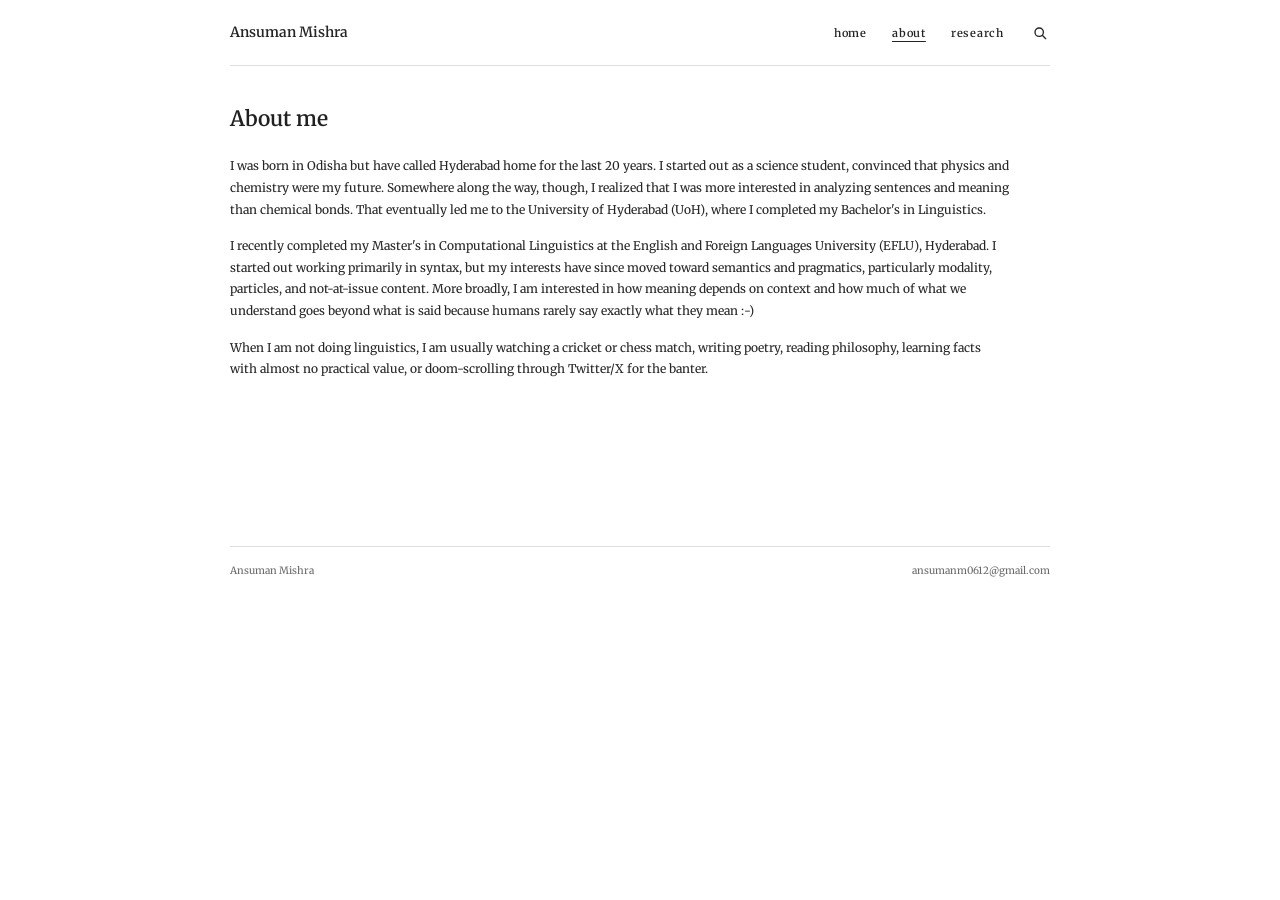
<file: about-me.html>
<!DOCTYPE html>
<html lang="en">
<head>
  <meta charset="UTF-8">
  <meta name="viewport" content="width=device-width, initial-scale=1">
  <meta name="theme-color" content="#ffffff">
  <meta name="description" content="About Ansuman Mishra: academic background, education, and interests outside linguistics.">
  <title>Ansuman Mishra | About</title>
  <link rel="preconnect" href="https://fonts.googleapis.com">
  <link rel="preconnect" href="https://fonts.gstatic.com" crossorigin>
  <link href="https://fonts.googleapis.com/css2?family=Merriweather:wght@400;500;600;700&display=swap" rel="stylesheet">
  <link rel="stylesheet" href="style.css">
  <script src="site.js" defer></script>
</head>
<body class="page-about">
  <header class="site-header">
    <a class="site-name" href="index.html">Ansuman Mishra</a>
    <nav class="site-nav" aria-label="Main navigation">
      <a href="index.html">home</a>
      <a href="about-me.html" aria-current="page">about</a>
      <a href="research.html">research</a>
      <button class="search-toggle" type="button" aria-label="Search this site" aria-expanded="false" aria-controls="site-search-panel">
        <svg viewBox="0 0 24 24" aria-hidden="true"><circle cx="10.8" cy="10.8" r="6.3"></circle><path d="m15.5 15.5 5 5"></path></svg>
      </button>
    </nav>
    <div class="search-panel" id="site-search-panel" hidden>
      <form role="search" class="search-form">
        <label class="visually-hidden" for="site-search-input">Search this site</label>
        <input id="site-search-input" type="search" placeholder="Search pages and research" autocomplete="off">
      </form>
      <div class="search-results" id="site-search-results" aria-live="polite">Search across pages, research, projects and presentations.</div>
    </div>
  </header>

  <main id="main" class="site-main text-page">
    <h1 id="about">About me</h1>
    <p>
      I was born in Odisha but have called Hyderabad home for the last 20 years. I started
      out as a science student, convinced that physics and chemistry were my future.
      Somewhere along the way, though, I realized that I was more interested in analyzing
      sentences and meaning than chemical bonds. That eventually led me to the University
      of Hyderabad (UoH), where I completed my Bachelor's in Linguistics.
    </p>
    <p>
      I recently completed my Master's in Computational Linguistics at the English and
      Foreign Languages University (EFLU), Hyderabad. I started out working primarily in
      syntax, but my interests have since moved toward semantics and pragmatics,
      particularly modality, particles, and not-at-issue content. More broadly, I am
      interested in how meaning depends on context and how much of what we understand goes
      beyond what is said because humans rarely say exactly what they mean :-)
    </p>
    <p>
      When I am not doing linguistics, I am usually watching a cricket or chess match,
      writing poetry, reading philosophy, learning facts with almost no practical value,
      or doom-scrolling through Twitter/X for the banter.
    </p>
  </main>

  <footer class="site-footer">
    <span>Ansuman Mishra</span>
    <a href="mailto:ansumanm0612@gmail.com">ansumanm0612@gmail.com</a>
  </footer>
</body>
</html>
</file>
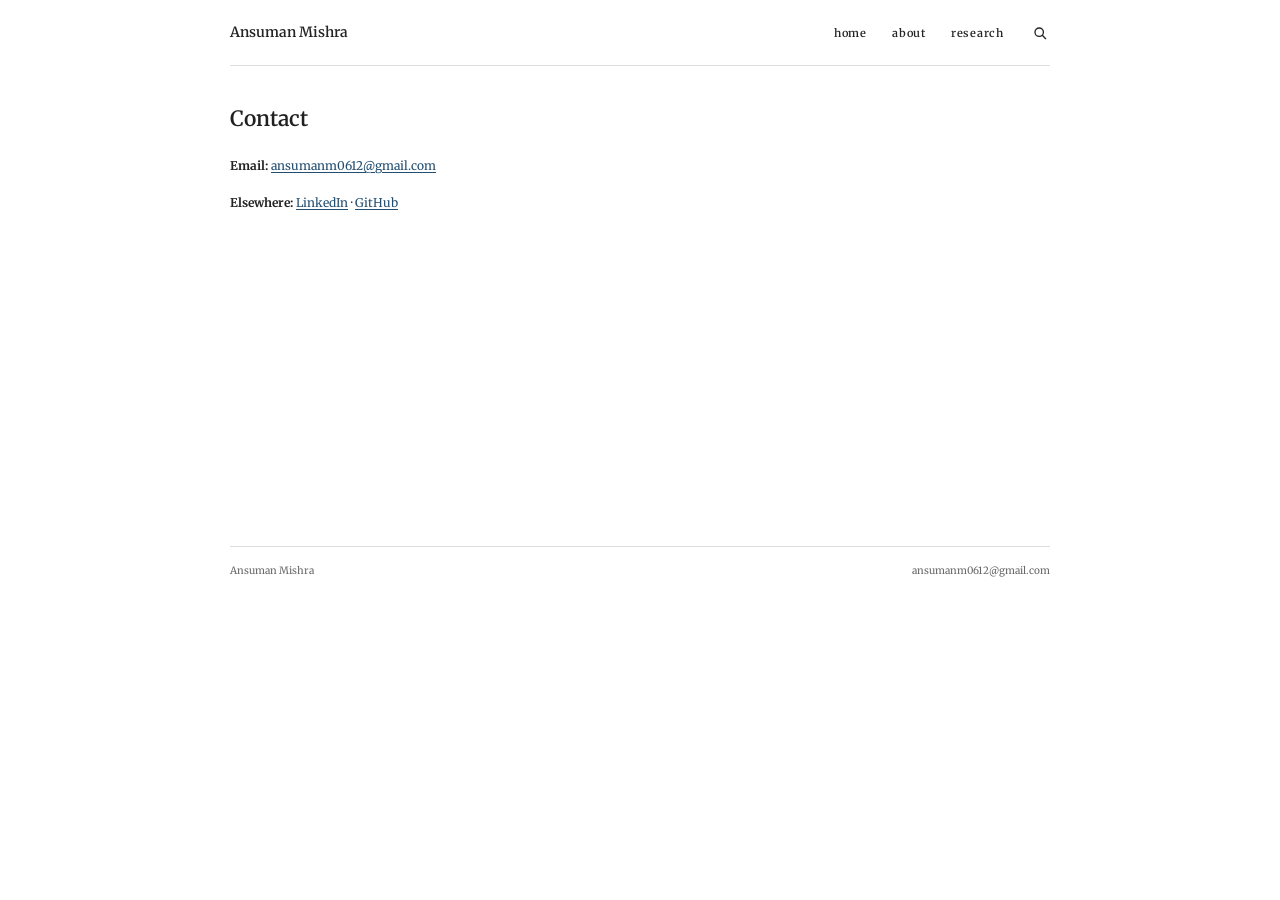
<file: contact.html>
<!DOCTYPE html>
<html lang="en">
<head>
  <meta charset="UTF-8">
  <meta name="viewport" content="width=device-width, initial-scale=1">
  <meta name="theme-color" content="#ffffff">
  <title>Ansuman Mishra | Contact</title>
  <link rel="preconnect" href="https://fonts.googleapis.com">
  <link rel="preconnect" href="https://fonts.gstatic.com" crossorigin>
  <link href="https://fonts.googleapis.com/css2?family=Merriweather:wght@400;500;600;700&display=swap" rel="stylesheet">
  <link rel="stylesheet" href="style.css">
  <script src="site.js" defer></script>
</head>
<body>
  <header class="site-header">
    <a class="site-name" href="index.html">Ansuman Mishra</a>
    <nav class="site-nav" aria-label="Main navigation">
      <a href="index.html">home</a>
      <a href="about-me.html">about</a>
      <a href="research.html">research</a>
      <button class="search-toggle" type="button" aria-label="Search this site" aria-expanded="false" aria-controls="site-search-panel">
        <svg viewBox="0 0 24 24" aria-hidden="true"><circle cx="10.8" cy="10.8" r="6.3"></circle><path d="m15.5 15.5 5 5"></path></svg>
      </button>
    </nav>
    <div class="search-panel" id="site-search-panel" hidden>
      <form role="search" class="search-form">
        <label class="visually-hidden" for="site-search-input">Search this site</label>
        <input id="site-search-input" type="search" placeholder="Search pages and research" autocomplete="off">
      </form>
      <div class="search-results" id="site-search-results" aria-live="polite">Search across pages, research, projects and presentations.</div>
    </div>
  </header>
  <main id="main" class="site-main text-page">
    <h1>Contact</h1>
    <p><strong>Email:</strong> <a href="mailto:ansumanm0612@gmail.com">ansumanm0612@gmail.com</a></p>
    <p><strong>Elsewhere:</strong> <a href="https://www.linkedin.com/in/ansuman-mishra061203/" target="_blank" rel="noopener noreferrer">LinkedIn</a> · <a href="https://github.com/ansumanm0612" target="_blank" rel="noopener noreferrer">GitHub</a></p>
  </main>
  <footer class="site-footer">
    <span>Ansuman Mishra</span>
    <a href="mailto:ansumanm0612@gmail.com">ansumanm0612@gmail.com</a>
  </footer>
</body>
</html>
</file>
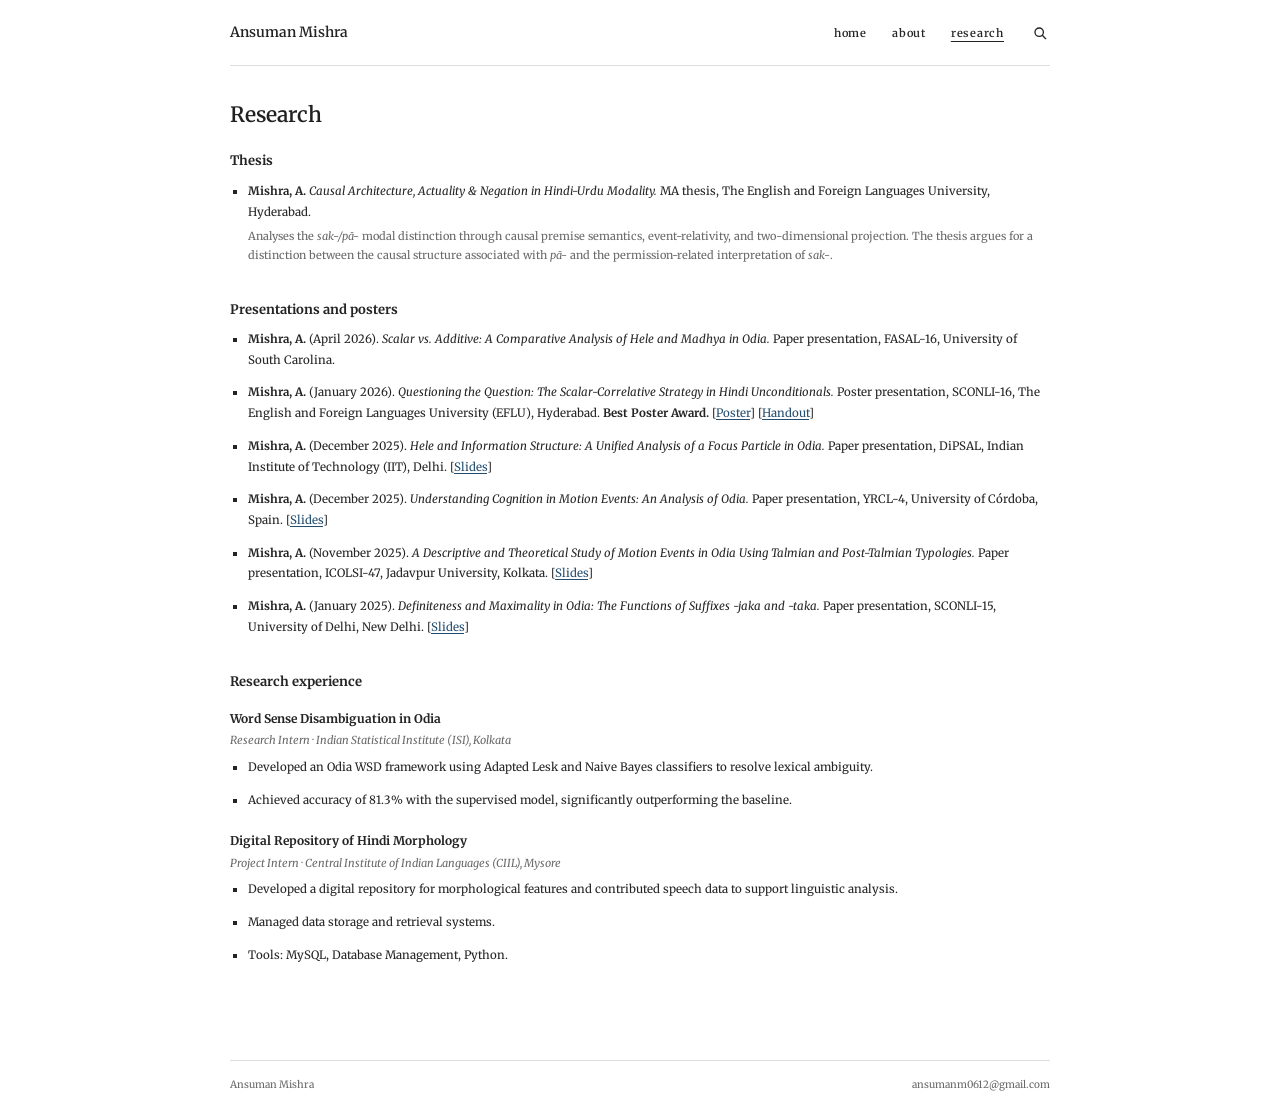
<file: research.html>
<!DOCTYPE html>
<html lang="en">
<head>
  <meta charset="UTF-8">
  <meta name="viewport" content="width=device-width, initial-scale=1">
  <meta name="theme-color" content="#ffffff">
  <meta name="description" content="Research presentations, posters, thesis work, and research experience of Ansuman Mishra.">
  <title>Ansuman Mishra | Research</title>
  <link rel="preconnect" href="https://fonts.googleapis.com">
  <link rel="preconnect" href="https://fonts.gstatic.com" crossorigin>
  <link href="https://fonts.googleapis.com/css2?family=Merriweather:wght@400;500;600;700&display=swap" rel="stylesheet">
  <link rel="stylesheet" href="style.css">
  <script src="site.js" defer></script>
</head>
<body class="page-research">
  <header class="site-header">
    <a class="site-name" href="index.html">Ansuman Mishra</a>
    <nav class="site-nav" aria-label="Main navigation">
      <a href="index.html">home</a>
      <a href="about-me.html">about</a>
      <a href="research.html" aria-current="page">research</a>
      <button class="search-toggle" type="button" aria-label="Search this site" aria-expanded="false" aria-controls="site-search-panel">
        <svg viewBox="0 0 24 24" aria-hidden="true"><circle cx="10.8" cy="10.8" r="6.3"></circle><path d="m15.5 15.5 5 5"></path></svg>
      </button>
    </nav>
    <div class="search-panel" id="site-search-panel" hidden>
      <form role="search" class="search-form">
        <label class="visually-hidden" for="site-search-input">Search this site</label>
        <input id="site-search-input" type="search" placeholder="Search pages and research" autocomplete="off">
      </form>
      <div class="search-results" id="site-search-results" aria-live="polite">Search across pages, research, projects and presentations.</div>
    </div>
  </header>

  <main id="main" class="site-main text-page research-page">
    <h1>Research</h1>

    <section class="research-section" id="thesis">
      <h2>Thesis</h2>
      <ul class="plain-list">
        <li>
          <strong>Mishra, A.</strong>
          <em>Causal Architecture, Actuality &amp; Negation in Hindi-Urdu Modality.</em>
          MA thesis, The English and Foreign Languages University, Hyderabad.
          <p class="entry-note">
            Analyses the <em>sak-/pā-</em> modal distinction through causal premise semantics,
            event-relativity, and two-dimensional projection. The thesis argues for a distinction
            between the causal structure associated with <em>pā-</em> and the permission-related
            interpretation of <em>sak-</em>.
          </p>
        </li>
      </ul>
    </section>

    <section class="research-section" id="presentations">
      <h2>Presentations and posters</h2>
      <ul class="plain-list">
        <li>
          <strong>Mishra, A.</strong> (April 2026).
          <em>Scalar vs. Additive: A Comparative Analysis of Hele and Madhya in Odia.</em>
          Paper presentation, FASAL-16, University of South Carolina.
        </li>
        <li>
          <strong>Mishra, A.</strong> (January 2026).
          <em>Questioning the Question: The Scalar-Correlative Strategy in Hindi Unconditionals.</em>
          Poster presentation, SCONLI-16, The English and Foreign Languages University (EFLU),
          Hyderabad. <strong>Best Poster Award.</strong>
          [<a href="https://drive.google.com/file/d/1ANFOgNWCOCv7czCciZzYBjHxFHdyspBX/view?usp=sharing" target="_blank" rel="noopener noreferrer">Poster</a>]
          [<a href="https://drive.google.com/file/d/1ffa74GRHTgmBrBPGMSnpalttdWVg63Wz/view?usp=sharing" target="_blank" rel="noopener noreferrer">Handout</a>]
        </li>
        <li>
          <strong>Mishra, A.</strong> (December 2025).
          <em>Hele and Information Structure: A Unified Analysis of a Focus Particle in Odia.</em>
          Paper presentation, DiPSAL, Indian Institute of Technology (IIT), Delhi.
          [<a href="https://drive.google.com/file/d/1UKt8QBPlh3QJVtLP_T6K36ioiI9jn2D7/view?usp=sharing" target="_blank" rel="noopener noreferrer">Slides</a>]
        </li>
        <li>
          <strong>Mishra, A.</strong> (December 2025).
          <em>Understanding Cognition in Motion Events: An Analysis of Odia.</em>
          Paper presentation, YRCL-4, University of Córdoba, Spain.
          [<a href="https://drive.google.com/file/d/11E5_rFpYj3IGtYUHPFzcj4uOgpu2oPv9/view?usp=sharing" target="_blank" rel="noopener noreferrer">Slides</a>]
        </li>
        <li>
          <strong>Mishra, A.</strong> (November 2025).
          <em>A Descriptive and Theoretical Study of Motion Events in Odia Using Talmian and Post-Talmian Typologies.</em>
          Paper presentation, ICOLSI-47, Jadavpur University, Kolkata.
          [<a href="https://drive.google.com/file/d/19FrjqZRv9q8EXJaD74_anJzOx_NyYfVb/view?usp=sharing" target="_blank" rel="noopener noreferrer">Slides</a>]
        </li>
        <li>
          <strong>Mishra, A.</strong> (January 2025).
          <em>Definiteness and Maximality in Odia: The Functions of Suffixes -jaka and -taka.</em>
          Paper presentation, SCONLI-15, University of Delhi, New Delhi.
          [<a href="https://drive.google.com/file/d/1uRp9wtIOMrdv2oDd_WpZsqxCvSPVMt7K/view?usp=sharing" target="_blank" rel="noopener noreferrer">Slides</a>]
        </li>
      </ul>
    </section>

    <section class="research-section" id="research-experience">
      <h2>Research experience</h2>
      <article class="research-entry">
        <h3>Word Sense Disambiguation in Odia</h3>
        <p class="entry-meta">Research Intern · Indian Statistical Institute (ISI), Kolkata</p>
        <ul class="plain-list">
          <li>Developed an Odia WSD framework using Adapted Lesk and Naive Bayes classifiers to resolve lexical ambiguity.</li>
          <li>Achieved accuracy of 81.3% with the supervised model, significantly outperforming the baseline.</li>
        </ul>
      </article>
      <article class="research-entry">
        <h3>Digital Repository of Hindi Morphology</h3>
        <p class="entry-meta">Project Intern · Central Institute of Indian Languages (CIIL), Mysore</p>
        <ul class="plain-list">
          <li>Developed a digital repository for morphological features and contributed speech data to support linguistic analysis.</li>
          <li>Managed data storage and retrieval systems.</li>
          <li>Tools: MySQL, Database Management, Python.</li>
        </ul>
      </article>
    </section>
  </main>

  <footer class="site-footer">
    <span>Ansuman Mishra</span>
    <a href="mailto:ansumanm0612@gmail.com">ansumanm0612@gmail.com</a>
  </footer>
</body>
</html>
</file>
<file: style.css>
:root {
  --ink: #242424;
  --muted: #696969;
  --line: #dedede;
  --link: #244e70;
  --content-width: 820px;
}

* {
  box-sizing: border-box;
}

html {
  scroll-behavior: smooth;
}

body {
  margin: 0;
  background: #fff;
  color: var(--ink);
  font-family: "Merriweather", Georgia, "Times New Roman", serif;
  font-size: 13px;
  line-height: 1.7;
}

a {
  color: var(--link);
  text-decoration: underline;
  text-underline-offset: 2px;
}

a:hover {
  color: #102e48;
  text-decoration-thickness: 2px;
}

a:focus-visible,
button:focus-visible,
input:focus-visible {
  outline: 2px solid #7898b4;
  outline-offset: 3px;
}

.visually-hidden {
  position: absolute;
  width: 1px;
  height: 1px;
  padding: 0;
  margin: -1px;
  overflow: hidden;
  clip: rect(0, 0, 0, 0);
  white-space: nowrap;
  border: 0;
}

/* A quiet header and text-only navigation, following the reference site's structure. */
.site-header {
  position: relative;
  z-index: 10;
  width: min(var(--content-width), calc(100% - 40px));
  min-height: 66px;
  margin: 0 auto;
  padding: 21px 0 14px;
  display: flex;
  align-items: baseline;
  justify-content: space-between;
  gap: 24px;
  border-bottom: 1px solid var(--line);
}

.site-name {
  color: var(--ink);
  font-size: 14px;
  font-weight: 600;
  text-decoration: none;
  white-space: nowrap;
}

.site-nav {
  display: flex;
  align-items: center;
  gap: 25px;
}

.site-nav a {
  color: var(--ink);
  font-family: inherit;
  font-size: 11px;
  font-weight: 600;
  letter-spacing: .07em;
  text-transform: lowercase;
  text-decoration: none;
  white-space: nowrap;
}

.site-nav a:hover,
.site-nav a[aria-current="page"] {
  text-decoration: underline;
  text-underline-offset: 4px;
}

.search-toggle {
  width: 21px;
  height: 22px;
  padding: 2px;
  display: inline-flex;
  align-items: center;
  justify-content: center;
  color: var(--ink);
  border: 0;
  background: transparent;
  cursor: pointer;
}

.search-toggle svg {
  width: 16px;
  height: 16px;
  fill: none;
  stroke: currentColor;
  stroke-width: 2;
  stroke-linecap: round;
  stroke-linejoin: round;
}

.search-panel {
  position: absolute;
  top: calc(100% + 5px);
  right: 0;
  z-index: 20;
  width: min(370px, calc(100vw - 34px));
  padding: 13px;
  color: var(--ink);
  background: #fff;
  border: 1px solid #d8d8d8;
  box-shadow: 0 8px 24px rgba(0, 0, 0, .12);
}

.search-panel[hidden] {
  display: none;
}

.search-form input {
  width: 100%;
  min-height: 38px;
  padding: 8px 10px;
  border: 1px solid #aaa;
  border-radius: 0;
  background: #fff;
  color: var(--ink);
  font: inherit;
  font-size: 12px;
}

.search-results {
  max-height: 300px;
  overflow: auto;
  padding-top: 7px;
  color: var(--muted);
  font-size: 11px;
  line-height: 1.5;
}

.search-result {
  display: block;
  padding: 8px 6px;
  border-bottom: 1px solid #ededed;
  color: var(--ink);
  text-decoration: none;
}

.search-result:hover {
  background: #f8f8f8;
  text-decoration: none;
}

.search-result strong {
  display: block;
  margin-bottom: 2px;
  color: var(--link);
  font-size: 12px;
}

.search-result span {
  display: block;
  color: var(--muted);
}

/* Main content */
.site-main {
  width: min(var(--content-width), calc(100% - 40px));
  min-height: 480px;
  margin: 0 auto;
  padding: 37px 0 60px;
}

.intro-grid {
  display: grid;
  grid-template-columns: 180px minmax(0, 1fr);
  align-items: start;
  gap: 32px;
}

.profile-photo {
  width: 100%;
  margin: 2px 0 0;
}

.profile-photo img {
  display: block;
  width: 100%;
  height: auto;
  max-width: 100%;
  border: 0;
  border-radius: 0;
  object-fit: contain;
  object-position: center;
}

.intro-copy h1,
.text-page h1 {
  margin: 0 0 17px;
  color: #202020;
  font-size: 21px;
  font-weight: 600;
  line-height: 1.35;
}

.intro-copy p {
  margin: 0 0 12px;
  font-size: 12px;
  line-height: 1.8;
}

.intro-copy .intro-links {
  margin-top: 17px;
  color: var(--muted);
  font-size: 11px;
}

.intro-links a {
  text-decoration: none;
}

.intro-links a:hover {
  text-decoration: underline;
}

.home-section {
  margin-top: 46px;
  padding-top: 15px;
  border-top: 1px solid var(--line);
}

.home-section h2,
.research-section h2 {
  margin: 0 0 10px;
  font-size: 13px;
  font-weight: 700;
  line-height: 1.5;
}

.home-section p {
  margin: 0;
  font-size: 12px;
  line-height: 1.8;
}

.site-guide {
  margin-top: 28px;
}

/* About and other text pages */
.text-page {
  padding-top: 39px;
}

.text-page h1 {
  margin-bottom: 22px;
}

.text-page > p {
  max-width: 780px;
  margin: 0 0 15px;
  font-size: 12px;
  line-height: 1.8;
}

.research-page {
  padding-top: 35px;
}

.research-section {
  margin: 0 0 35px;
}

.research-section h2 {
  margin-bottom: 10px;
}

.plain-list {
  margin: 0;
  padding-left: 17px;
  list-style-type: square;
}

.plain-list li {
  margin: 0 0 12px;
  padding-left: 1px;
  font-size: 11.5px;
  line-height: 1.8;
}

.entry-note {
  margin: 5px 0 0;
  color: var(--muted);
  font-size: 11px;
  line-height: 1.7;
}

.research-entry {
  margin: 17px 0 21px;
}

.research-entry h3 {
  margin: 0 0 2px;
  font-size: 12px;
  font-weight: 700;
}

.research-entry .entry-meta {
  margin: 0 0 7px;
  color: var(--muted);
  font-size: 11px;
  font-style: italic;
}

/* Footer */
.site-footer {
  width: min(var(--content-width), calc(100% - 40px));
  margin: 0 auto;
  padding: 15px 0 25px;
  display: flex;
  align-items: baseline;
  justify-content: space-between;
  gap: 20px;
  color: var(--muted);
  border-top: 1px solid var(--line);
  font-size: 10px;
}

.site-footer a {
  color: var(--muted);
  text-decoration: none;
}

.site-footer a:hover {
  color: var(--ink);
  text-decoration: underline;
}

/* Responsive layout: preserve the photograph's original aspect ratio. */
@media (max-width: 620px) {
  .site-header {
    width: calc(100% - 32px);
    min-height: auto;
    padding: 17px 0 12px;
    flex-direction: column;
    align-items: flex-start;
    gap: 12px;
  }

  .site-nav {
    width: 100%;
    justify-content: space-between;
    gap: 12px;
  }

  .site-nav a {
    font-size: 10px;
  }

  .site-main {
    width: calc(100% - 34px);
    padding-top: 27px;
  }

  .intro-grid {
    grid-template-columns: 1fr;
    gap: 21px;
  }

  .profile-photo {
    width: min(100%, 330px);
    margin: 0 auto;
  }

  .intro-copy h1,
  .text-page h1 {
    font-size: 20px;
  }

  .intro-copy p,
  .home-section p,
  .text-page > p {
    font-size: 12px;
  }

  .site-footer {
    width: calc(100% - 34px);
  }
}

@media (max-width: 360px) {
  .site-nav {
    gap: 8px;
  }

  .site-nav a {
    font-size: 9px;
    letter-spacing: .03em;
  }
}
</file>
